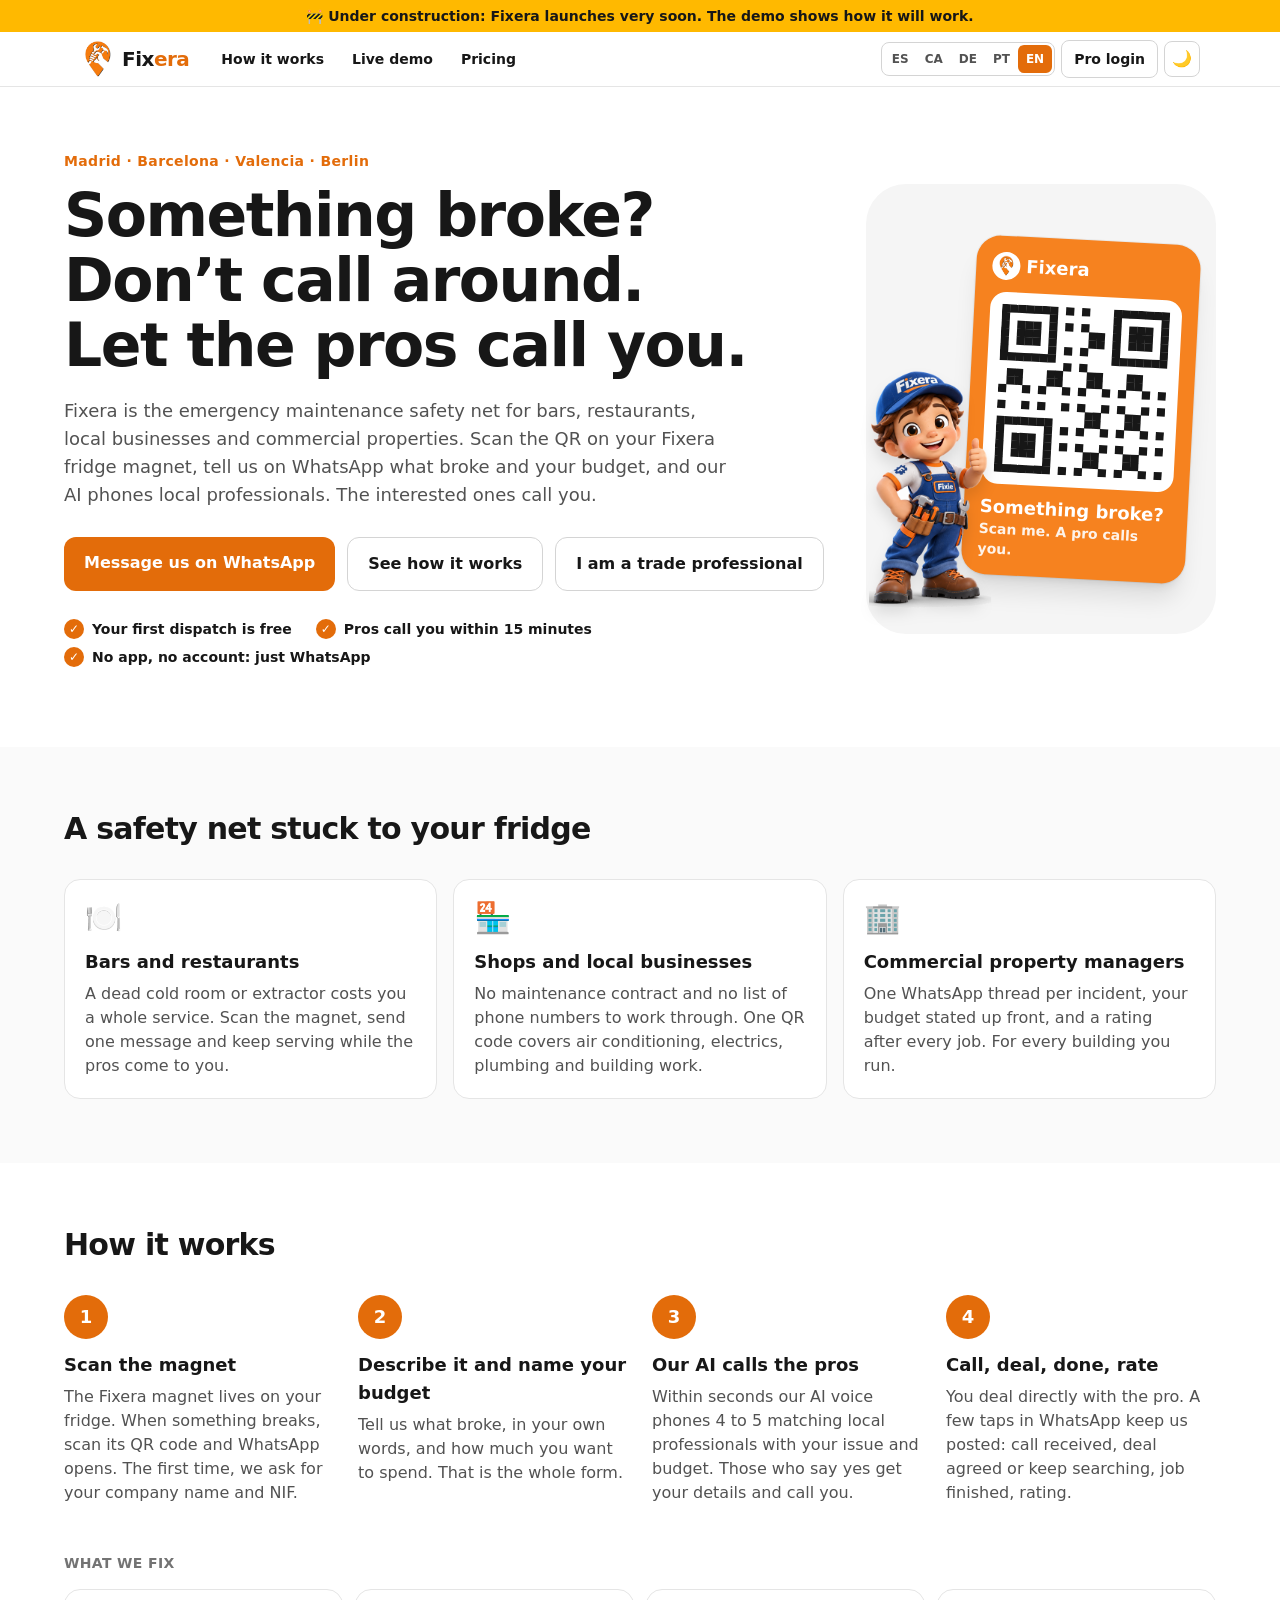
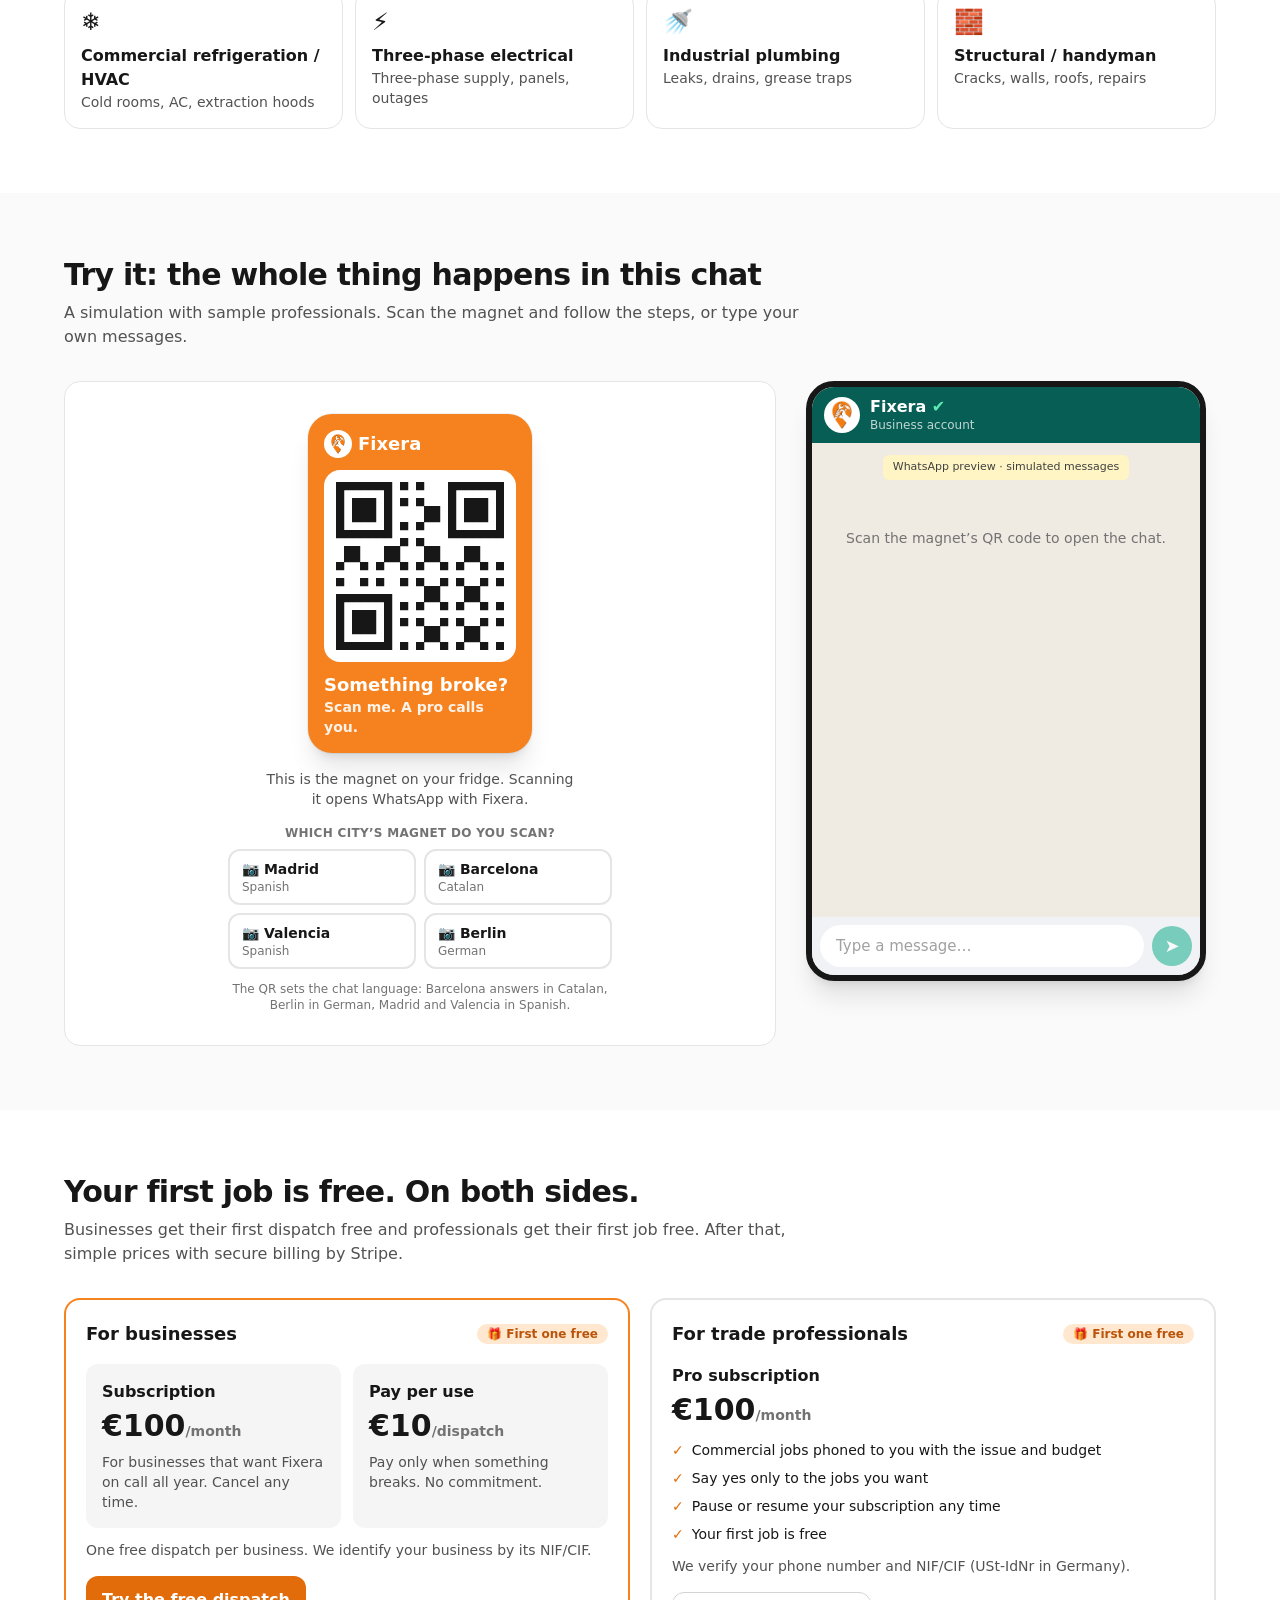
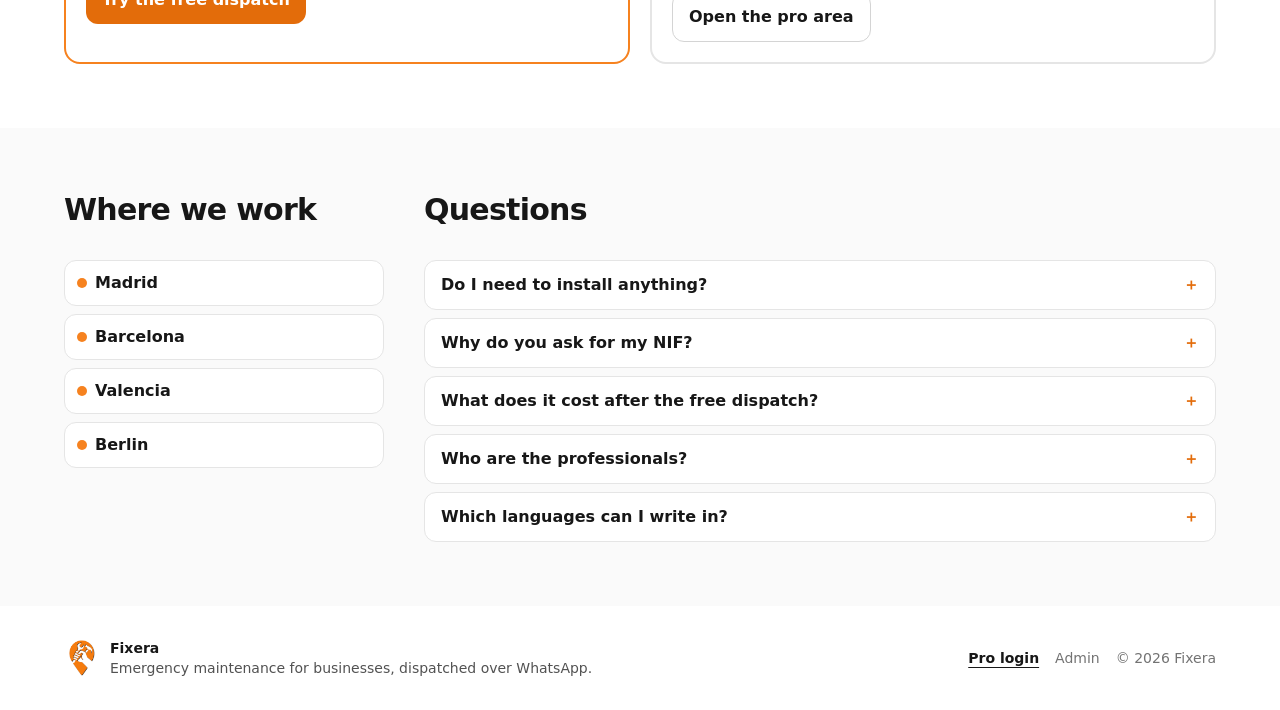
<file: index.html>
<!doctype html>
<html lang="es">
  <head>
    <meta charset="UTF-8" />
    <meta name="viewport" content="width=device-width, initial-scale=1, viewport-fit=cover" />
    <meta name="theme-color" content="#f6821f" />
    <meta name="description" content="Fixera: la red de mantenimiento urgente para bares, restaurantes, pymes y gestores de inmuebles. Escanea el imán, escribe por WhatsApp y los profesionales te llaman a ti." />
    <link rel="icon" type="image/png" href="/favicon.png" />
    <title>Fixera</title>
    <script>
      try {
        var t = localStorage.getItem('fixera-theme')
        if (t === 'dark' || (!t && matchMedia('(prefers-color-scheme: dark)').matches)) document.documentElement.classList.add('dark')
      } catch (e) {}
    </script>
    <script type="module" crossorigin src="/assets/index-Ctf4cVBn.js"></script>
    <link rel="stylesheet" crossorigin href="/assets/index-2FVDpqJ1.css">
  </head>
  <body>
    <div id="root"></div>
  </body>
</html>
</file>
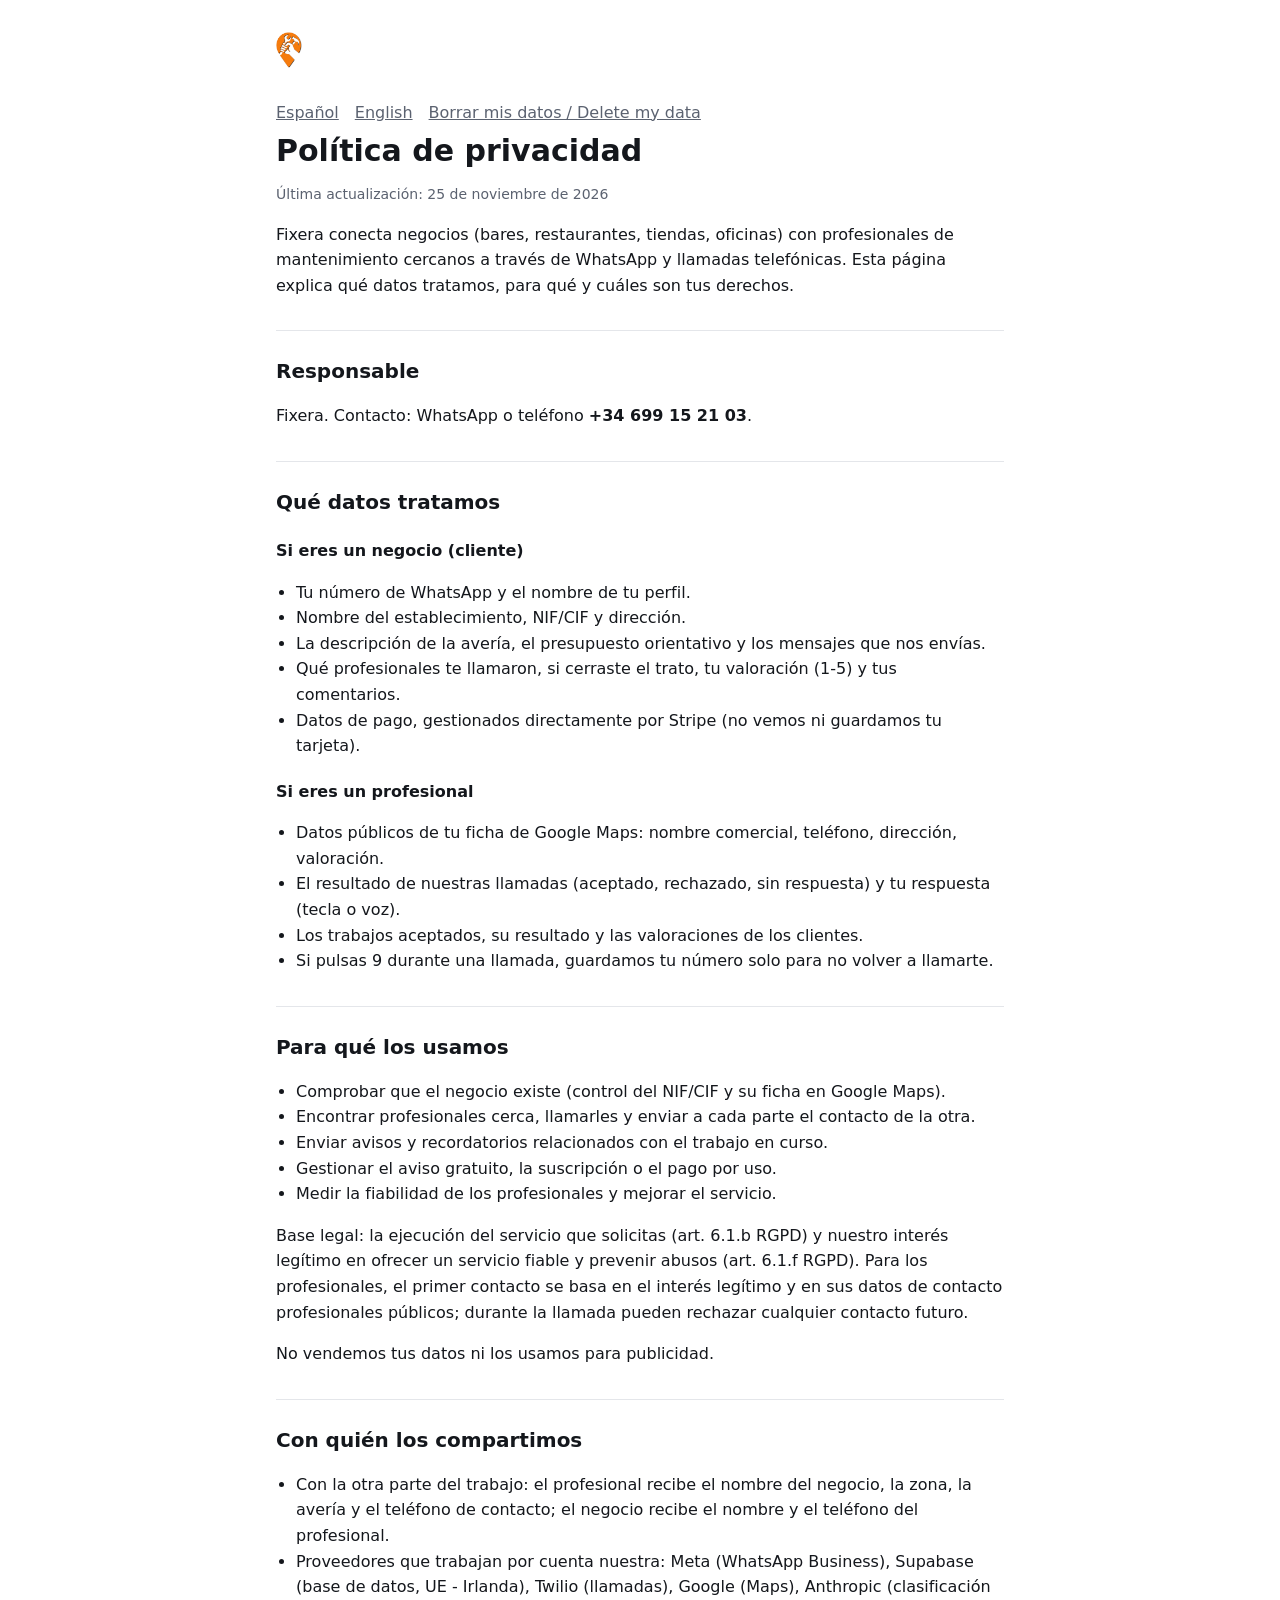
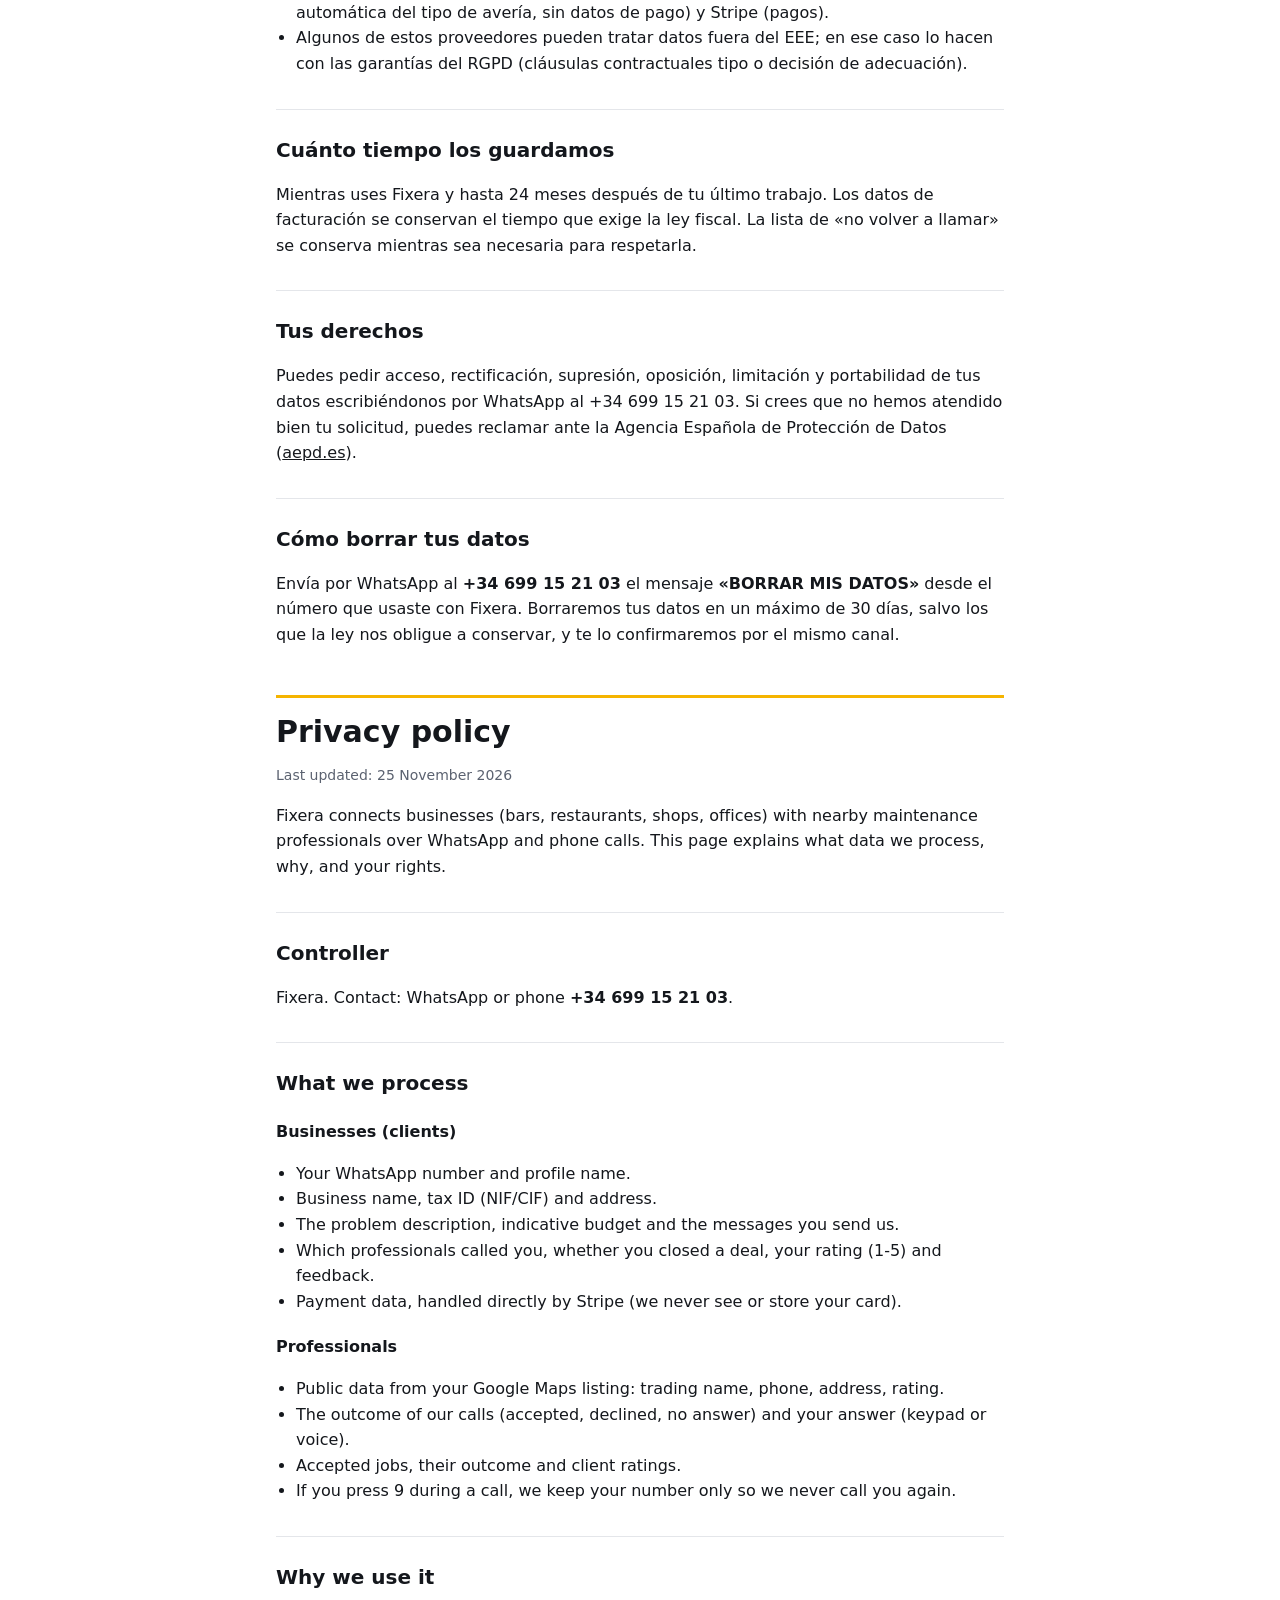
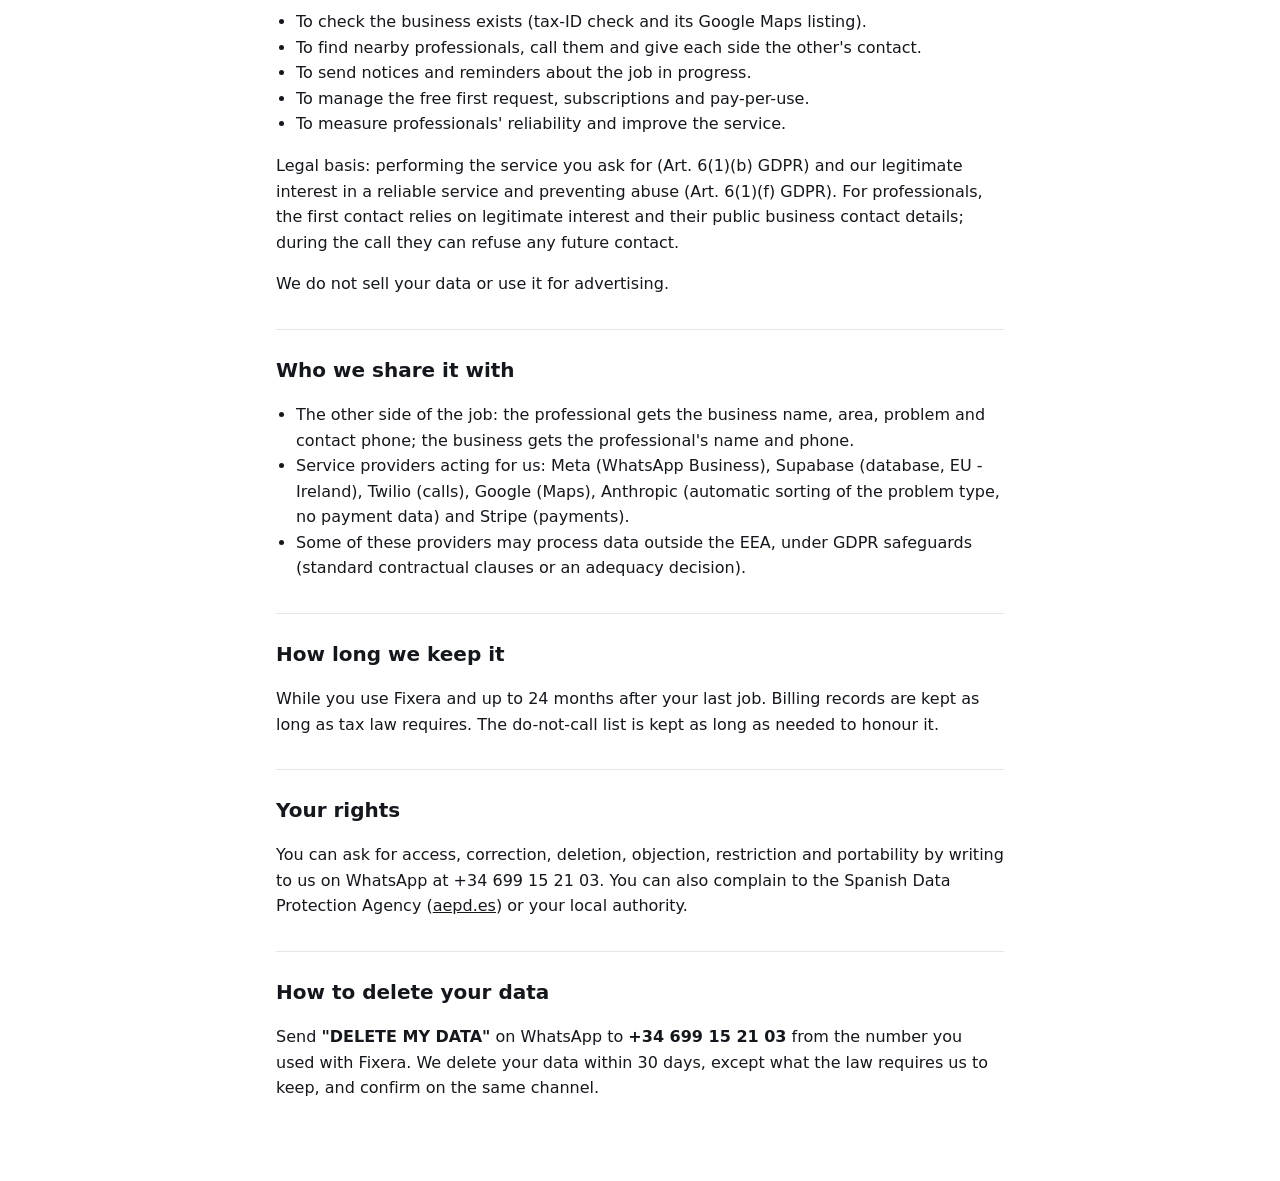
<file: privacy.html>
<!doctype html>
<html lang="es">
<head>
<meta charset="utf-8">
<meta name="viewport" content="width=device-width, initial-scale=1">
<title>Privacidad · Fixera</title>
<link rel="icon" href="/favicon.png">
<style>
  :root { --ink:#14171c; --muted:#5b6270; --line:#e4e6ea; --bg:#ffffff; --accent:#f5b400; }
  @media (prefers-color-scheme: dark) { :root { --ink:#eceef2; --muted:#a3a9b5; --line:#2a2f38; --bg:#0f1216; } }
  * { box-sizing: border-box; }
  body { margin:0; background:var(--bg); color:var(--ink); font:16px/1.6 system-ui,-apple-system,"Segoe UI",Roboto,sans-serif; }
  main { max-width:760px; margin:0 auto; padding:32px 16px 64px; }
  header { display:flex; align-items:center; gap:12px; margin-bottom:24px; }
  header img { height:36px; }
  nav a { color:var(--muted); margin-right:16px; }
  h1 { font-size:30px; line-height:1.2; margin:8px 0 4px; }
  h2 { font-size:20px; margin:32px 0 8px; border-top:1px solid var(--line); padding-top:24px; }
  h3 { font-size:16px; margin:20px 0 4px; }
  p, li { color:var(--ink); }
  .muted { color:var(--muted); font-size:14px; }
  ul { padding-left:20px; }
  a { color:inherit; }
  .lang { margin-top:48px; border-top:3px solid var(--accent); padding-top:8px; }
</style>
</head>
<body>
<main>
  <header><a href="/"><img src="/logo.png" alt="Fixera"></a></header>
  <nav><a href="#es">Español</a><a href="#en">English</a><a href="#borrar">Borrar mis datos / Delete my data</a></nav>

  <section id="es">
    <h1>Política de privacidad</h1>
    <p class="muted">Última actualización: 25 de noviembre de 2026</p>

    <p>Fixera conecta negocios (bares, restaurantes, tiendas, oficinas) con profesionales de mantenimiento cercanos a través de WhatsApp y llamadas telefónicas. Esta página explica qué datos tratamos, para qué y cuáles son tus derechos.</p>

    <h2>Responsable</h2>
    <p>Fixera. Contacto: WhatsApp o teléfono <strong>+34 699 15 21 03</strong>.</p>

    <h2>Qué datos tratamos</h2>
    <h3>Si eres un negocio (cliente)</h3>
    <ul>
      <li>Tu número de WhatsApp y el nombre de tu perfil.</li>
      <li>Nombre del establecimiento, NIF/CIF y dirección.</li>
      <li>La descripción de la avería, el presupuesto orientativo y los mensajes que nos envías.</li>
      <li>Qué profesionales te llamaron, si cerraste el trato, tu valoración (1-5) y tus comentarios.</li>
      <li>Datos de pago, gestionados directamente por Stripe (no vemos ni guardamos tu tarjeta).</li>
    </ul>
    <h3>Si eres un profesional</h3>
    <ul>
      <li>Datos públicos de tu ficha de Google Maps: nombre comercial, teléfono, dirección, valoración.</li>
      <li>El resultado de nuestras llamadas (aceptado, rechazado, sin respuesta) y tu respuesta (tecla o voz).</li>
      <li>Los trabajos aceptados, su resultado y las valoraciones de los clientes.</li>
      <li>Si pulsas 9 durante una llamada, guardamos tu número solo para no volver a llamarte.</li>
    </ul>

    <h2>Para qué los usamos</h2>
    <ul>
      <li>Comprobar que el negocio existe (control del NIF/CIF y su ficha en Google Maps).</li>
      <li>Encontrar profesionales cerca, llamarles y enviar a cada parte el contacto de la otra.</li>
      <li>Enviar avisos y recordatorios relacionados con el trabajo en curso.</li>
      <li>Gestionar el aviso gratuito, la suscripción o el pago por uso.</li>
      <li>Medir la fiabilidad de los profesionales y mejorar el servicio.</li>
    </ul>
    <p>Base legal: la ejecución del servicio que solicitas (art. 6.1.b RGPD) y nuestro interés legítimo en ofrecer un servicio fiable y prevenir abusos (art. 6.1.f RGPD). Para los profesionales, el primer contacto se basa en el interés legítimo y en sus datos de contacto profesionales públicos; durante la llamada pueden rechazar cualquier contacto futuro.</p>
    <p>No vendemos tus datos ni los usamos para publicidad.</p>

    <h2>Con quién los compartimos</h2>
    <ul>
      <li>Con la otra parte del trabajo: el profesional recibe el nombre del negocio, la zona, la avería y el teléfono de contacto; el negocio recibe el nombre y el teléfono del profesional.</li>
      <li>Proveedores que trabajan por cuenta nuestra: Meta (WhatsApp Business), Supabase (base de datos, UE - Irlanda), Twilio (llamadas), Google (Maps), Anthropic (clasificación automática del tipo de avería, sin datos de pago) y Stripe (pagos).</li>
      <li>Algunos de estos proveedores pueden tratar datos fuera del EEE; en ese caso lo hacen con las garantías del RGPD (cláusulas contractuales tipo o decisión de adecuación).</li>
    </ul>

    <h2>Cuánto tiempo los guardamos</h2>
    <p>Mientras uses Fixera y hasta 24 meses después de tu último trabajo. Los datos de facturación se conservan el tiempo que exige la ley fiscal. La lista de «no volver a llamar» se conserva mientras sea necesaria para respetarla.</p>

    <h2>Tus derechos</h2>
    <p>Puedes pedir acceso, rectificación, supresión, oposición, limitación y portabilidad de tus datos escribiéndonos por WhatsApp al +34 699 15 21 03. Si crees que no hemos atendido bien tu solicitud, puedes reclamar ante la Agencia Española de Protección de Datos (<a href="https://www.aepd.es">aepd.es</a>).</p>

    <h2 id="borrar">Cómo borrar tus datos</h2>
    <p>Envía por WhatsApp al <strong>+34 699 15 21 03</strong> el mensaje <strong>«BORRAR MIS DATOS»</strong> desde el número que usaste con Fixera. Borraremos tus datos en un máximo de 30 días, salvo los que la ley nos obligue a conservar, y te lo confirmaremos por el mismo canal.</p>
  </section>

  <section id="en" class="lang">
    <h1>Privacy policy</h1>
    <p class="muted">Last updated: 25 November 2026</p>

    <p>Fixera connects businesses (bars, restaurants, shops, offices) with nearby maintenance professionals over WhatsApp and phone calls. This page explains what data we process, why, and your rights.</p>

    <h2>Controller</h2>
    <p>Fixera. Contact: WhatsApp or phone <strong>+34 699 15 21 03</strong>.</p>

    <h2>What we process</h2>
    <h3>Businesses (clients)</h3>
    <ul>
      <li>Your WhatsApp number and profile name.</li>
      <li>Business name, tax ID (NIF/CIF) and address.</li>
      <li>The problem description, indicative budget and the messages you send us.</li>
      <li>Which professionals called you, whether you closed a deal, your rating (1-5) and feedback.</li>
      <li>Payment data, handled directly by Stripe (we never see or store your card).</li>
    </ul>
    <h3>Professionals</h3>
    <ul>
      <li>Public data from your Google Maps listing: trading name, phone, address, rating.</li>
      <li>The outcome of our calls (accepted, declined, no answer) and your answer (keypad or voice).</li>
      <li>Accepted jobs, their outcome and client ratings.</li>
      <li>If you press 9 during a call, we keep your number only so we never call you again.</li>
    </ul>

    <h2>Why we use it</h2>
    <ul>
      <li>To check the business exists (tax-ID check and its Google Maps listing).</li>
      <li>To find nearby professionals, call them and give each side the other's contact.</li>
      <li>To send notices and reminders about the job in progress.</li>
      <li>To manage the free first request, subscriptions and pay-per-use.</li>
      <li>To measure professionals' reliability and improve the service.</li>
    </ul>
    <p>Legal basis: performing the service you ask for (Art. 6(1)(b) GDPR) and our legitimate interest in a reliable service and preventing abuse (Art. 6(1)(f) GDPR). For professionals, the first contact relies on legitimate interest and their public business contact details; during the call they can refuse any future contact.</p>
    <p>We do not sell your data or use it for advertising.</p>

    <h2>Who we share it with</h2>
    <ul>
      <li>The other side of the job: the professional gets the business name, area, problem and contact phone; the business gets the professional's name and phone.</li>
      <li>Service providers acting for us: Meta (WhatsApp Business), Supabase (database, EU - Ireland), Twilio (calls), Google (Maps), Anthropic (automatic sorting of the problem type, no payment data) and Stripe (payments).</li>
      <li>Some of these providers may process data outside the EEA, under GDPR safeguards (standard contractual clauses or an adequacy decision).</li>
    </ul>

    <h2>How long we keep it</h2>
    <p>While you use Fixera and up to 24 months after your last job. Billing records are kept as long as tax law requires. The do-not-call list is kept as long as needed to honour it.</p>

    <h2>Your rights</h2>
    <p>You can ask for access, correction, deletion, objection, restriction and portability by writing to us on WhatsApp at +34 699 15 21 03. You can also complain to the Spanish Data Protection Agency (<a href="https://www.aepd.es">aepd.es</a>) or your local authority.</p>

    <h2 id="delete">How to delete your data</h2>
    <p>Send <strong>"DELETE MY DATA"</strong> on WhatsApp to <strong>+34 699 15 21 03</strong> from the number you used with Fixera. We delete your data within 30 days, except what the law requires us to keep, and confirm on the same channel.</p>
  </section>
</main>
</body>
</html>
</file>
<file: assets/index-2FVDpqJ1.css>
/*! tailwindcss v4.3.5 | MIT License | https://tailwindcss.com */@layer properties{@supports (((-webkit-hyphens:none)) and (not (margin-trim:block))) or ((-moz-orient:inline) and (not (color:rgb(from red r g b)))){*,:before,:after,::backdrop{--tw-translate-x:0;--tw-translate-y:0;--tw-translate-z:0;--tw-space-y-reverse:0;--tw-divide-y-reverse:0;--tw-border-style:solid;--tw-leading:initial;--tw-font-weight:initial;--tw-tracking:initial;--tw-shadow:0 0 #0000;--tw-shadow-color:initial;--tw-shadow-alpha:100%;--tw-inset-shadow:0 0 #0000;--tw-inset-shadow-color:initial;--tw-inset-shadow-alpha:100%;--tw-ring-color:initial;--tw-ring-shadow:0 0 #0000;--tw-inset-ring-color:initial;--tw-inset-ring-shadow:0 0 #0000;--tw-ring-inset:initial;--tw-ring-offset-width:0px;--tw-ring-offset-color:#fff;--tw-ring-offset-shadow:0 0 #0000;--tw-blur:initial;--tw-brightness:initial;--tw-contrast:initial;--tw-grayscale:initial;--tw-hue-rotate:initial;--tw-invert:initial;--tw-opacity:initial;--tw-saturate:initial;--tw-sepia:initial;--tw-drop-shadow:initial;--tw-drop-shadow-color:initial;--tw-drop-shadow-alpha:100%;--tw-drop-shadow-size:initial;--tw-backdrop-blur:initial;--tw-backdrop-brightness:initial;--tw-backdrop-contrast:initial;--tw-backdrop-grayscale:initial;--tw-backdrop-hue-rotate:initial;--tw-backdrop-invert:initial;--tw-backdrop-opacity:initial;--tw-backdrop-saturate:initial;--tw-backdrop-sepia:initial}}}@layer theme{:root,:host{--font-sans:"Inter", ui-sans-serif, system-ui, -apple-system, "Segoe UI", Roboto, sans-serif;--font-mono:ui-monospace, SFMono-Regular, Menlo, Monaco, Consolas, "Liberation Mono", "Courier New", monospace;--color-red-50:oklch(97.1% .013 17.38);--color-red-100:oklch(93.6% .032 17.717);--color-red-300:oklch(80.8% .114 19.571);--color-red-400:oklch(70.4% .191 22.216);--color-red-600:oklch(57.7% .245 27.325);--color-red-700:oklch(50.5% .213 27.518);--color-red-800:oklch(44.4% .177 26.899);--color-red-900:oklch(39.6% .141 25.723);--color-red-950:oklch(25.8% .092 26.042);--color-amber-50:oklch(98.7% .022 95.277);--color-amber-100:oklch(96.2% .059 95.617);--color-amber-200:oklch(92.4% .12 95.746);--color-amber-300:oklch(87.9% .169 91.605);--color-amber-400:oklch(82.8% .189 84.429);--color-amber-500:oklch(76.9% .188 70.08);--color-amber-800:oklch(47.3% .137 46.201);--color-amber-900:oklch(41.4% .112 45.904);--color-amber-950:oklch(27.9% .077 45.635);--color-emerald-50:oklch(97.9% .021 166.113);--color-emerald-100:oklch(95% .052 163.051);--color-emerald-300:oklch(84.5% .143 164.978);--color-emerald-600:oklch(59.6% .145 163.225);--color-emerald-700:oklch(50.8% .118 165.612);--color-emerald-800:oklch(43.2% .095 166.913);--color-emerald-900:oklch(37.8% .077 168.94);--color-emerald-950:oklch(26.2% .051 172.552);--color-sky-100:oklch(95.1% .026 236.824);--color-sky-300:oklch(82.8% .111 230.318);--color-sky-400:oklch(74.6% .16 232.661);--color-sky-500:oklch(68.5% .169 237.323);--color-sky-600:oklch(58.8% .158 241.966);--color-sky-800:oklch(44.3% .11 240.79);--color-sky-950:oklch(29.3% .066 243.157);--color-violet-100:oklch(94.3% .029 294.588);--color-violet-300:oklch(81.1% .111 293.571);--color-violet-800:oklch(43.2% .232 292.759);--color-violet-950:oklch(28.3% .141 291.089);--color-neutral-50:oklch(98.5% 0 none);--color-neutral-100:oklch(97% 0 none);--color-neutral-200:oklch(92.2% 0 none);--color-neutral-300:oklch(87% 0 none);--color-neutral-400:oklch(70.8% 0 none);--color-neutral-500:oklch(55.6% 0 none);--color-neutral-600:oklch(43.9% 0 none);--color-neutral-700:oklch(37.1% 0 none);--color-neutral-800:oklch(26.9% 0 none);--color-neutral-900:oklch(20.5% 0 none);--color-neutral-950:oklch(14.5% 0 none);--color-black:#000;--color-white:#fff;--spacing:.25rem;--container-xs:20rem;--container-sm:24rem;--container-md:28rem;--container-2xl:42rem;--container-3xl:48rem;--container-6xl:72rem;--text-xs:.75rem;--text-xs--line-height:calc(1 / .75);--text-sm:.875rem;--text-sm--line-height:calc(1.25 / .875);--text-base:1rem;--text-base--line-height: 1.5 ;--text-lg:1.125rem;--text-lg--line-height:calc(1.75 / 1.125);--text-xl:1.25rem;--text-xl--line-height:calc(1.75 / 1.25);--text-2xl:1.5rem;--text-2xl--line-height:calc(2 / 1.5);--text-3xl:1.875rem;--text-3xl--line-height: 1.2 ;--text-4xl:2.25rem;--text-4xl--line-height:calc(2.5 / 2.25);--text-5xl:3rem;--text-5xl--line-height:1;--text-6xl:3.75rem;--text-6xl--line-height:1;--font-weight-medium:500;--font-weight-semibold:600;--font-weight-bold:700;--font-weight-extrabold:800;--tracking-tight:-.025em;--tracking-wide:.025em;--tracking-widest:.1em;--leading-tight:1.25;--leading-snug:1.375;--radius-md:.375rem;--radius-lg:.5rem;--radius-xl:.75rem;--radius-2xl:1rem;--radius-3xl:1.5rem;--drop-shadow-xl:0 9px 7px #0000001a;--animate-pulse:pulse 2s cubic-bezier(.4, 0, .6, 1) infinite;--default-transition-duration:.15s;--default-transition-timing-function:cubic-bezier(.4, 0, .2, 1);--default-font-family:var(--font-sans);--default-mono-font-family:var(--font-mono);--color-brand-50:#fff6ec;--color-brand-100:#ffe8cf;--color-brand-200:#ffd0a0;--color-brand-300:#ffb366;--color-brand-400:#fb9a3c;--color-brand-500:#f6821f;--color-brand-600:#e36c0a;--color-brand-700:#b9540a;--color-brand-900:#5c2a06}}@layer base{*,:after,:before,::backdrop{box-sizing:border-box;border:0 solid;margin:0;padding:0}::file-selector-button{box-sizing:border-box;border:0 solid;margin:0;padding:0}html,:host{-webkit-text-size-adjust:100%;-moz-tab-size:4;tab-size:4;line-height:1.5;font-family:var(--default-font-family,-apple-system, BlinkMacSystemFont, "Segoe UI", Roboto, "Helvetica Neue", "Noto Sans", Arial, sans-serif, "Apple Color Emoji", "Segoe UI Emoji", "Segoe UI Symbol", "Noto Color Emoji");font-feature-settings:var(--default-font-feature-settings,normal);font-variation-settings:var(--default-font-variation-settings,normal);-webkit-tap-highlight-color:transparent}hr{height:0;color:inherit;border-top-width:1px}abbr:where([title]){-webkit-text-decoration:underline dotted;text-decoration:underline dotted}h1,h2,h3,h4,h5,h6{font-size:inherit;font-weight:inherit}a{color:inherit;-webkit-text-decoration:inherit;text-decoration:inherit}b,strong{font-weight:bolder}code,kbd,samp,pre{font-family:var(--default-mono-font-family,ui-monospace, SFMono-Regular, Menlo, Monaco, Consolas, "Liberation Mono", "Courier New", monospace);font-feature-settings:var(--default-mono-font-feature-settings,normal);font-variation-settings:var(--default-mono-font-variation-settings,normal);font-size:1em}small{font-size:80%}sub,sup{vertical-align:baseline;font-size:75%;line-height:0;position:relative}sub{bottom:-.25em}sup{top:-.5em}table{text-indent:0;border-color:inherit;border-collapse:collapse}:-moz-focusring:where(:not(iframe)){outline:auto}progress{vertical-align:baseline}summary{display:list-item}ol,ul,menu{list-style:none}img,svg,video,canvas,audio,iframe,embed,object{vertical-align:middle;display:block}img,video{max-width:100%;height:auto}button,input,select,optgroup,textarea{font:inherit;font-feature-settings:inherit;font-variation-settings:inherit;letter-spacing:inherit;color:inherit;opacity:1;background-color:#0000;border-radius:0}::file-selector-button{font:inherit;font-feature-settings:inherit;font-variation-settings:inherit;letter-spacing:inherit;color:inherit;opacity:1;background-color:#0000;border-radius:0}:where(select:is([multiple],[size])) optgroup{font-weight:bolder}:where(select:is([multiple],[size])) optgroup option{padding-inline-start:20px}::file-selector-button{margin-inline-end:4px}::placeholder{opacity:1}@supports (not ((-webkit-appearance:-apple-pay-button))) or (contain-intrinsic-size:1px){::placeholder{color:currentColor}@supports (color:color-mix(in lab,red,red)){::placeholder{color:color-mix(in oklab,currentcolor 50%,transparent)}}}textarea{resize:vertical}::-webkit-search-decoration{-webkit-appearance:none}::-webkit-date-and-time-value{min-height:1lh;text-align:inherit}::-webkit-datetime-edit{display:inline-flex}::-webkit-datetime-edit-fields-wrapper{padding:0}::-webkit-datetime-edit{padding-block:0}::-webkit-datetime-edit-year-field{padding-block:0}::-webkit-datetime-edit-month-field{padding-block:0}::-webkit-datetime-edit-day-field{padding-block:0}::-webkit-datetime-edit-hour-field{padding-block:0}::-webkit-datetime-edit-minute-field{padding-block:0}::-webkit-datetime-edit-second-field{padding-block:0}::-webkit-datetime-edit-millisecond-field{padding-block:0}::-webkit-datetime-edit-meridiem-field{padding-block:0}::-webkit-calendar-picker-indicator{line-height:1}:-moz-ui-invalid{box-shadow:none}button,input:where([type=button],[type=reset],[type=submit]){-webkit-appearance:button;-moz-appearance:button;appearance:button}::file-selector-button{-webkit-appearance:button;-moz-appearance:button;appearance:button}::-webkit-inner-spin-button{height:auto}::-webkit-outer-spin-button{height:auto}[hidden]:where(:not([hidden=until-found])){display:none!important}}@layer components;@layer utilities{.pointer-events-none{pointer-events:none}.absolute{position:absolute}.fixed{position:fixed}.relative{position:relative}.static{position:static}.sticky{position:sticky}.top-0{top:0}.top-1{top:var(--spacing)}.top-4{top:calc(var(--spacing) * 4)}.right-1\/2{right:50%}.-bottom-8{bottom:calc(var(--spacing) * -8)}.-left-5{left:calc(var(--spacing) * -5)}.left-1{left:var(--spacing)}.z-10{z-index:10}.z-40{z-index:40}.mx-auto{margin-inline:auto}.mt-0\.5{margin-top:calc(var(--spacing) * .5)}.mt-1{margin-top:var(--spacing)}.mt-1\.5{margin-top:calc(var(--spacing) * 1.5)}.mt-2{margin-top:calc(var(--spacing) * 2)}.mt-3{margin-top:calc(var(--spacing) * 3)}.mt-4{margin-top:calc(var(--spacing) * 4)}.mt-5{margin-top:calc(var(--spacing) * 5)}.mt-6{margin-top:calc(var(--spacing) * 6)}.mt-7{margin-top:calc(var(--spacing) * 7)}.mt-12{margin-top:calc(var(--spacing) * 12)}.mr-1\.5{margin-right:calc(var(--spacing) * 1.5)}.mb-1{margin-bottom:var(--spacing)}.mb-2{margin-bottom:calc(var(--spacing) * 2)}.mb-3{margin-bottom:calc(var(--spacing) * 3)}.mb-4{margin-bottom:calc(var(--spacing) * 4)}.mb-8{margin-bottom:calc(var(--spacing) * 8)}.ml-1{margin-left:var(--spacing)}.ml-3{margin-left:calc(var(--spacing) * 3)}.ml-auto{margin-left:auto}.block{display:block}.flex{display:flex}.grid{display:grid}.hidden{display:none}.inline-block{display:inline-block}.inline-flex{display:inline-flex}.h-1{height:var(--spacing)}.h-2\.5{height:calc(var(--spacing) * 2.5)}.h-4{height:calc(var(--spacing) * 4)}.h-5{height:calc(var(--spacing) * 5)}.h-6{height:calc(var(--spacing) * 6)}.h-7{height:calc(var(--spacing) * 7)}.h-8{height:calc(var(--spacing) * 8)}.h-9{height:calc(var(--spacing) * 9)}.h-10{height:calc(var(--spacing) * 10)}.h-11{height:calc(var(--spacing) * 11)}.h-12{height:calc(var(--spacing) * 12)}.h-60{height:calc(var(--spacing) * 60)}.h-\[600px\]{height:600px}.max-h-56{max-height:calc(var(--spacing) * 56)}.min-h-dvh{min-height:100dvh}.w-2\.5{width:calc(var(--spacing) * 2.5)}.w-5{width:calc(var(--spacing) * 5)}.w-6{width:calc(var(--spacing) * 6)}.w-7{width:calc(var(--spacing) * 7)}.w-8{width:calc(var(--spacing) * 8)}.w-9{width:calc(var(--spacing) * 9)}.w-10{width:calc(var(--spacing) * 10)}.w-11{width:calc(var(--spacing) * 11)}.w-12{width:calc(var(--spacing) * 12)}.w-14{width:calc(var(--spacing) * 14)}.w-44{width:calc(var(--spacing) * 44)}.w-56{width:calc(var(--spacing) * 56)}.w-\[88\%\]{width:88%}.w-auto{width:auto}.w-fit{width:fit-content}.w-full{width:100%}.max-w-2xl{max-width:var(--container-2xl)}.max-w-3xl{max-width:var(--container-3xl)}.max-w-6xl{max-width:var(--container-6xl)}.max-w-\[88\%\]{max-width:88%}.max-w-\[400px\]{max-width:400px}.max-w-md{max-width:var(--container-md)}.max-w-sm{max-width:var(--container-sm)}.max-w-xs{max-width:var(--container-xs)}.min-w-0{min-width:0}.min-w-\[640px\]{min-width:640px}.flex-1{flex:1}.shrink-0{flex-shrink:0}.basis-44{flex-basis:calc(var(--spacing) * 44)}.basis-48{flex-basis:calc(var(--spacing) * 48)}.translate-x-6{--tw-translate-x:calc(var(--spacing) * 6);translate:var(--tw-translate-x) var(--tw-translate-y)}.-translate-y-1\/2{--tw-translate-y: -50% ;translate:var(--tw-translate-x) var(--tw-translate-y)}.rotate-3{rotate:3deg}.animate-pulse{animation:var(--animate-pulse)}.cursor-pointer{cursor:pointer}.scroll-mt-16{scroll-margin-top:calc(var(--spacing) * 16)}.list-none{list-style-type:none}.grid-cols-1{grid-template-columns:repeat(1,minmax(0,1fr))}.grid-cols-2{grid-template-columns:repeat(2,minmax(0,1fr))}.grid-cols-5{grid-template-columns:repeat(5,minmax(0,1fr))}.flex-col{flex-direction:column}.flex-wrap{flex-wrap:wrap}.items-baseline{align-items:baseline}.items-center{align-items:center}.items-end{align-items:flex-end}.items-start{align-items:flex-start}.justify-between{justify-content:space-between}.justify-center{justify-content:center}.gap-1{gap:var(--spacing)}.gap-1\.5{gap:calc(var(--spacing) * 1.5)}.gap-2{gap:calc(var(--spacing) * 2)}.gap-2\.5{gap:calc(var(--spacing) * 2.5)}.gap-3{gap:calc(var(--spacing) * 3)}.gap-4{gap:calc(var(--spacing) * 4)}.gap-5{gap:calc(var(--spacing) * 5)}.gap-6{gap:calc(var(--spacing) * 6)}.gap-10{gap:calc(var(--spacing) * 10)}:where(.space-y-0\.5>:not(:last-child)){--tw-space-y-reverse:0;margin-block-start:calc(calc(var(--spacing) * .5) * var(--tw-space-y-reverse));margin-block-end:calc(calc(var(--spacing) * .5) * calc(1 - var(--tw-space-y-reverse)))}:where(.space-y-1>:not(:last-child)){--tw-space-y-reverse:0;margin-block-start:calc(var(--spacing) * var(--tw-space-y-reverse));margin-block-end:calc(var(--spacing) * calc(1 - var(--tw-space-y-reverse)))}:where(.space-y-1\.5>:not(:last-child)){--tw-space-y-reverse:0;margin-block-start:calc(calc(var(--spacing) * 1.5) * var(--tw-space-y-reverse));margin-block-end:calc(calc(var(--spacing) * 1.5) * calc(1 - var(--tw-space-y-reverse)))}:where(.space-y-2>:not(:last-child)){--tw-space-y-reverse:0;margin-block-start:calc(calc(var(--spacing) * 2) * var(--tw-space-y-reverse));margin-block-end:calc(calc(var(--spacing) * 2) * calc(1 - var(--tw-space-y-reverse)))}:where(.space-y-3>:not(:last-child)){--tw-space-y-reverse:0;margin-block-start:calc(calc(var(--spacing) * 3) * var(--tw-space-y-reverse));margin-block-end:calc(calc(var(--spacing) * 3) * calc(1 - var(--tw-space-y-reverse)))}:where(.space-y-4>:not(:last-child)){--tw-space-y-reverse:0;margin-block-start:calc(calc(var(--spacing) * 4) * var(--tw-space-y-reverse));margin-block-end:calc(calc(var(--spacing) * 4) * calc(1 - var(--tw-space-y-reverse)))}:where(.space-y-5>:not(:last-child)){--tw-space-y-reverse:0;margin-block-start:calc(calc(var(--spacing) * 5) * var(--tw-space-y-reverse));margin-block-end:calc(calc(var(--spacing) * 5) * calc(1 - var(--tw-space-y-reverse)))}.gap-x-2{column-gap:calc(var(--spacing) * 2)}.gap-x-3{column-gap:calc(var(--spacing) * 3)}.gap-x-4{column-gap:calc(var(--spacing) * 4)}.gap-x-6{column-gap:calc(var(--spacing) * 6)}.gap-y-1{row-gap:var(--spacing)}.gap-y-2{row-gap:calc(var(--spacing) * 2)}:where(.divide-y>:not(:last-child)){--tw-divide-y-reverse:0;border-bottom-style:var(--tw-border-style);border-top-style:var(--tw-border-style);border-top-width:calc(1px * var(--tw-divide-y-reverse));border-bottom-width:calc(1px * calc(1 - var(--tw-divide-y-reverse)))}:where(.divide-neutral-200>:not(:last-child)){border-color:var(--color-neutral-200)}.truncate{text-overflow:ellipsis;white-space:nowrap;overflow:hidden}.overflow-hidden{overflow:hidden}.overflow-x-auto{overflow-x:auto}.overflow-y-auto{overflow-y:auto}.rounded-2xl{border-radius:var(--radius-2xl)}.rounded-3xl{border-radius:var(--radius-3xl)}.rounded-\[28px\]{border-radius:28px}.rounded-\[40px\]{border-radius:40px}.rounded-full{border-radius:2147483647px}.rounded-lg{border-radius:var(--radius-lg)}.rounded-md{border-radius:var(--radius-md)}.rounded-xl{border-radius:var(--radius-xl)}.rounded-tl-none{border-top-left-radius:0}.rounded-tr-none{border-top-right-radius:0}.rounded-bl-none{border-bottom-left-radius:0}.border{border-style:var(--tw-border-style);border-width:1px}.border-2{border-style:var(--tw-border-style);border-width:2px}.border-\[6px\]{border-style:var(--tw-border-style);border-width:6px}.border-t{border-top-style:var(--tw-border-style);border-top-width:1px}.border-b{border-bottom-style:var(--tw-border-style);border-bottom-width:1px}.border-dashed{--tw-border-style:dashed;border-style:dashed}.border-amber-300{border-color:var(--color-amber-300)}.border-brand-400{border-color:var(--color-brand-400)}.border-brand-500{border-color:var(--color-brand-500)}.border-emerald-300{border-color:var(--color-emerald-300)}.border-neutral-200{border-color:var(--color-neutral-200)}.border-neutral-300{border-color:var(--color-neutral-300)}.border-neutral-900{border-color:var(--color-neutral-900)}.border-red-300{border-color:var(--color-red-300)}.bg-\[\#00a884\]{background-color:#00a884}.bg-\[\#075e54\]{background-color:#075e54}.bg-\[\#d9fdd3\]{background-color:#d9fdd3}.bg-\[\#efeae2\]{background-color:#efeae2}.bg-\[\#f0f2f5\]{background-color:#f0f2f5}.bg-\[\#fff5c4\]{background-color:#fff5c4}.bg-amber-50{background-color:var(--color-amber-50)}.bg-amber-100{background-color:var(--color-amber-100)}.bg-amber-400{background-color:var(--color-amber-400)}.bg-brand-50{background-color:var(--color-brand-50)}.bg-brand-100{background-color:var(--color-brand-100)}.bg-brand-500{background-color:var(--color-brand-500)}.bg-brand-600{background-color:var(--color-brand-600)}.bg-emerald-50{background-color:var(--color-emerald-50)}.bg-emerald-100{background-color:var(--color-emerald-100)}.bg-emerald-600{background-color:var(--color-emerald-600)}.bg-neutral-50{background-color:var(--color-neutral-50)}.bg-neutral-100{background-color:var(--color-neutral-100)}.bg-neutral-200{background-color:var(--color-neutral-200)}.bg-neutral-300{background-color:var(--color-neutral-300)}.bg-red-100{background-color:var(--color-red-100)}.bg-sky-100{background-color:var(--color-sky-100)}.bg-violet-100{background-color:var(--color-violet-100)}.bg-white{background-color:var(--color-white)}.bg-white\/95{background-color:#fffffff2}@supports (color:color-mix(in lab,red,red)){.bg-white\/95{background-color:color-mix(in oklab,var(--color-white) 95%,transparent)}}.object-contain{object-fit:contain}.p-0\.5{padding:calc(var(--spacing) * .5)}.p-2{padding:calc(var(--spacing) * 2)}.p-2\.5{padding:calc(var(--spacing) * 2.5)}.p-3{padding:calc(var(--spacing) * 3)}.p-4{padding:calc(var(--spacing) * 4)}.p-5{padding:calc(var(--spacing) * 5)}.px-0\.5{padding-inline:calc(var(--spacing) * .5)}.px-1\.5{padding-inline:calc(var(--spacing) * 1.5)}.px-2{padding-inline:calc(var(--spacing) * 2)}.px-2\.5{padding-inline:calc(var(--spacing) * 2.5)}.px-3{padding-inline:calc(var(--spacing) * 3)}.px-4{padding-inline:calc(var(--spacing) * 4)}.px-5{padding-inline:calc(var(--spacing) * 5)}.px-6{padding-inline:calc(var(--spacing) * 6)}.py-0\.5{padding-block:calc(var(--spacing) * .5)}.py-1{padding-block:var(--spacing)}.py-1\.5{padding-block:calc(var(--spacing) * 1.5)}.py-2{padding-block:calc(var(--spacing) * 2)}.py-2\.5{padding-block:calc(var(--spacing) * 2.5)}.py-3{padding-block:calc(var(--spacing) * 3)}.py-3\.5{padding-block:calc(var(--spacing) * 3.5)}.py-5{padding-block:calc(var(--spacing) * 5)}.py-8{padding-block:calc(var(--spacing) * 8)}.py-10{padding-block:calc(var(--spacing) * 10)}.py-12{padding-block:calc(var(--spacing) * 12)}.py-16{padding-block:calc(var(--spacing) * 16)}.pt-1\.5{padding-top:calc(var(--spacing) * 1.5)}.pt-3{padding-top:calc(var(--spacing) * 3)}.pt-10{padding-top:calc(var(--spacing) * 10)}.pr-3{padding-right:calc(var(--spacing) * 3)}.pb-1{padding-bottom:var(--spacing)}.pb-2{padding-bottom:calc(var(--spacing) * 2)}.pb-12{padding-bottom:calc(var(--spacing) * 12)}.pl-20{padding-left:calc(var(--spacing) * 20)}.text-center{text-align:center}.text-left{text-align:left}.text-right{text-align:right}.font-mono{font-family:var(--font-mono)}.text-2xl{font-size:var(--text-2xl);line-height:var(--tw-leading,var(--text-2xl--line-height))}.text-3xl{font-size:var(--text-3xl);line-height:var(--tw-leading,var(--text-3xl--line-height))}.text-4xl{font-size:var(--text-4xl);line-height:var(--tw-leading,var(--text-4xl--line-height))}.text-base{font-size:var(--text-base);line-height:var(--tw-leading,var(--text-base--line-height))}.text-lg{font-size:var(--text-lg);line-height:var(--tw-leading,var(--text-lg--line-height))}.text-sm{font-size:var(--text-sm);line-height:var(--tw-leading,var(--text-sm--line-height))}.text-xl{font-size:var(--text-xl);line-height:var(--tw-leading,var(--text-xl--line-height))}.text-xs{font-size:var(--text-xs);line-height:var(--tw-leading,var(--text-xs--line-height))}.text-\[10px\]{font-size:10px}.text-\[11px\]{font-size:11px}.text-\[14px\]{font-size:14px}.text-\[15px\]{font-size:15px}.leading-\[1\.08\]{--tw-leading:1.08;line-height:1.08}.leading-snug{--tw-leading:var(--leading-snug);line-height:var(--leading-snug)}.leading-tight{--tw-leading:var(--leading-tight);line-height:var(--leading-tight)}.font-bold{--tw-font-weight:var(--font-weight-bold);font-weight:var(--font-weight-bold)}.font-extrabold{--tw-font-weight:var(--font-weight-extrabold);font-weight:var(--font-weight-extrabold)}.font-medium{--tw-font-weight:var(--font-weight-medium);font-weight:var(--font-weight-medium)}.font-semibold{--tw-font-weight:var(--font-weight-semibold);font-weight:var(--font-weight-semibold)}.tracking-tight{--tw-tracking:var(--tracking-tight);letter-spacing:var(--tracking-tight)}.tracking-wide{--tw-tracking:var(--tracking-wide);letter-spacing:var(--tracking-wide)}.tracking-widest{--tw-tracking:var(--tracking-widest);letter-spacing:var(--tracking-widest)}.text-balance{text-wrap:balance}.whitespace-nowrap{white-space:nowrap}.whitespace-pre-line{white-space:pre-line}.text-amber-500{color:var(--color-amber-500)}.text-amber-800{color:var(--color-amber-800)}.text-amber-900{color:var(--color-amber-900)}.text-brand-600{color:var(--color-brand-600)}.text-brand-700{color:var(--color-brand-700)}.text-brand-900{color:var(--color-brand-900)}.text-emerald-300{color:var(--color-emerald-300)}.text-emerald-800{color:var(--color-emerald-800)}.text-neutral-400{color:var(--color-neutral-400)}.text-neutral-500{color:var(--color-neutral-500)}.text-neutral-600{color:var(--color-neutral-600)}.text-neutral-700{color:var(--color-neutral-700)}.text-neutral-900{color:var(--color-neutral-900)}.text-red-600{color:var(--color-red-600)}.text-red-700{color:var(--color-red-700)}.text-red-800{color:var(--color-red-800)}.text-sky-500{color:var(--color-sky-500)}.text-sky-600{color:var(--color-sky-600)}.text-sky-800{color:var(--color-sky-800)}.text-violet-800{color:var(--color-violet-800)}.text-white{color:var(--color-white)}.text-white\/75{color:#ffffffbf}@supports (color:color-mix(in lab,red,red)){.text-white\/75{color:color-mix(in oklab,var(--color-white) 75%,transparent)}}.text-white\/90{color:#ffffffe6}@supports (color:color-mix(in lab,red,red)){.text-white\/90{color:color-mix(in oklab,var(--color-white) 90%,transparent)}}.uppercase{text-transform:uppercase}.italic{font-style:italic}.underline{text-decoration-line:underline}.underline-offset-4{text-underline-offset:4px}.shadow,.shadow-sm{--tw-shadow:0 1px 3px 0 var(--tw-shadow-color,#0000001a), 0 1px 2px -1px var(--tw-shadow-color,#0000001a);box-shadow:var(--tw-inset-shadow),var(--tw-inset-ring-shadow),var(--tw-ring-offset-shadow),var(--tw-ring-shadow),var(--tw-shadow)}.shadow-xl{--tw-shadow:0 20px 25px -5px var(--tw-shadow-color,#0000001a), 0 8px 10px -6px var(--tw-shadow-color,#0000001a);box-shadow:var(--tw-inset-shadow),var(--tw-inset-ring-shadow),var(--tw-ring-offset-shadow),var(--tw-ring-shadow),var(--tw-shadow)}.ring,.ring-1{--tw-ring-shadow:var(--tw-ring-inset, ) 0 0 0 calc(1px + var(--tw-ring-offset-width)) var(--tw-ring-color,currentcolor);box-shadow:var(--tw-inset-shadow),var(--tw-inset-ring-shadow),var(--tw-ring-offset-shadow),var(--tw-ring-shadow),var(--tw-shadow)}.ring-4{--tw-ring-shadow:var(--tw-ring-inset, ) 0 0 0 calc(4px + var(--tw-ring-offset-width)) var(--tw-ring-color,currentcolor);box-shadow:var(--tw-inset-shadow),var(--tw-inset-ring-shadow),var(--tw-ring-offset-shadow),var(--tw-ring-shadow),var(--tw-shadow)}.ring-black\/5{--tw-ring-color:#0000000d}@supports (color:color-mix(in lab,red,red)){.ring-black\/5{--tw-ring-color:color-mix(in oklab, var(--color-black) 5%, transparent)}}.ring-brand-500{--tw-ring-color:var(--color-brand-500)}.drop-shadow-xl{--tw-drop-shadow-size:drop-shadow(0 9px 7px var(--tw-drop-shadow-color,#0000001a));--tw-drop-shadow:drop-shadow(var(--drop-shadow-xl));filter:var(--tw-blur, ) var(--tw-brightness, ) var(--tw-contrast, ) var(--tw-grayscale, ) var(--tw-hue-rotate, ) var(--tw-invert, ) var(--tw-saturate, ) var(--tw-sepia, ) var(--tw-drop-shadow, )}.filter{filter:var(--tw-blur, ) var(--tw-brightness, ) var(--tw-contrast, ) var(--tw-grayscale, ) var(--tw-hue-rotate, ) var(--tw-invert, ) var(--tw-saturate, ) var(--tw-sepia, ) var(--tw-drop-shadow, )}.backdrop-blur{--tw-backdrop-blur:blur(8px);-webkit-backdrop-filter:var(--tw-backdrop-blur, ) var(--tw-backdrop-brightness, ) var(--tw-backdrop-contrast, ) var(--tw-backdrop-grayscale, ) var(--tw-backdrop-hue-rotate, ) var(--tw-backdrop-invert, ) var(--tw-backdrop-opacity, ) var(--tw-backdrop-saturate, ) var(--tw-backdrop-sepia, );backdrop-filter:var(--tw-backdrop-blur, ) var(--tw-backdrop-brightness, ) var(--tw-backdrop-contrast, ) var(--tw-backdrop-grayscale, ) var(--tw-backdrop-hue-rotate, ) var(--tw-backdrop-invert, ) var(--tw-backdrop-opacity, ) var(--tw-backdrop-saturate, ) var(--tw-backdrop-sepia, )}.transition-all{transition-property:all;transition-timing-function:var(--tw-ease,var(--default-transition-timing-function));transition-duration:var(--tw-duration,var(--default-transition-duration))}.transition-colors{transition-property:color,background-color,border-color,outline-color,text-decoration-color,fill,stroke,--tw-gradient-from,--tw-gradient-via,--tw-gradient-to;transition-timing-function:var(--tw-ease,var(--default-transition-timing-function));transition-duration:var(--tw-duration,var(--default-transition-duration))}.transition-transform{transition-property:transform,translate,scale,rotate;transition-timing-function:var(--tw-ease,var(--default-transition-timing-function));transition-duration:var(--tw-duration,var(--default-transition-duration))}.outline-none{--tw-outline-style:none;outline-style:none}.select-none{-webkit-user-select:none;user-select:none}:is(:where(.group):is([open],:popover-open,:open) .group-open\:rotate-45){rotate:45deg}.placeholder\:text-neutral-400::placeholder{color:var(--color-neutral-400)}@media(hover:hover){.hover\:scale-\[1\.02\]:hover{scale:1.02}.hover\:rotate-0:hover{rotate:0deg}.hover\:border-brand-500:hover{border-color:var(--color-brand-500)}.hover\:bg-brand-600:hover{background-color:var(--color-brand-600)}.hover\:bg-brand-700:hover{background-color:var(--color-brand-700)}.hover\:bg-emerald-700:hover{background-color:var(--color-emerald-700)}.hover\:bg-neutral-100:hover{background-color:var(--color-neutral-100)}.hover\:bg-red-50:hover{background-color:var(--color-red-50)}.hover\:underline:hover{text-decoration-line:underline}}.focus\:border-brand-500:focus{border-color:var(--color-brand-500)}.focus\:ring-2:focus{--tw-ring-shadow:var(--tw-ring-inset, ) 0 0 0 calc(2px + var(--tw-ring-offset-width)) var(--tw-ring-color,currentcolor);box-shadow:var(--tw-inset-shadow),var(--tw-inset-ring-shadow),var(--tw-ring-offset-shadow),var(--tw-ring-shadow),var(--tw-shadow)}.focus\:ring-brand-200:focus{--tw-ring-color:var(--color-brand-200)}.active\:bg-neutral-100:active{background-color:var(--color-neutral-100)}.disabled\:bg-neutral-300:disabled{background-color:var(--color-neutral-300)}.disabled\:text-neutral-400:disabled{color:var(--color-neutral-400)}.disabled\:opacity-50:disabled{opacity:.5}.disabled\:opacity-60:disabled{opacity:.6}@media(min-width:40rem){.sm\:block{display:block}.sm\:grid-cols-2{grid-template-columns:repeat(2,minmax(0,1fr))}.sm\:flex-row{flex-direction:row}.sm\:flex-wrap{flex-wrap:wrap}.sm\:items-center{align-items:center}.sm\:p-4{padding:calc(var(--spacing) * 4)}.sm\:py-16{padding-block:calc(var(--spacing) * 16)}.sm\:pt-16{padding-top:calc(var(--spacing) * 16)}.sm\:pb-20{padding-bottom:calc(var(--spacing) * 20)}.sm\:text-3xl{font-size:var(--text-3xl);line-height:var(--tw-leading,var(--text-3xl--line-height))}.sm\:text-5xl{font-size:var(--text-5xl);line-height:var(--tw-leading,var(--text-5xl--line-height))}.sm\:text-xs{font-size:var(--text-xs);line-height:var(--tw-leading,var(--text-xs--line-height))}}@media(min-width:48rem){.md\:flex{display:flex}.md\:grid-cols-2{grid-template-columns:repeat(2,minmax(0,1fr))}.md\:grid-cols-3{grid-template-columns:repeat(3,minmax(0,1fr))}}@media(min-width:64rem){.lg\:grid-cols-1{grid-template-columns:repeat(1,minmax(0,1fr))}.lg\:grid-cols-2{grid-template-columns:repeat(2,minmax(0,1fr))}.lg\:grid-cols-4{grid-template-columns:repeat(4,minmax(0,1fr))}.lg\:grid-cols-\[320px_minmax\(0\,1fr\)\]{grid-template-columns:320px minmax(0,1fr)}.lg\:grid-cols-\[minmax\(0\,1fr\)_350px\]{grid-template-columns:minmax(0,1fr) 350px}.lg\:grid-cols-\[minmax\(0\,1fr\)_420px\]{grid-template-columns:minmax(0,1fr) 420px}.lg\:py-14{padding-block:calc(var(--spacing) * 14)}.lg\:text-6xl{font-size:var(--text-6xl);line-height:var(--tw-leading,var(--text-6xl--line-height))}}@media(min-width:80rem){.xl\:grid-cols-5{grid-template-columns:repeat(5,minmax(0,1fr))}}:where(.dark\:divide-neutral-800:where(.dark,.dark *)>:not(:last-child)){border-color:var(--color-neutral-800)}.dark\:border-amber-800:where(.dark,.dark *){border-color:var(--color-amber-800)}.dark\:border-emerald-900:where(.dark,.dark *){border-color:var(--color-emerald-900)}.dark\:border-neutral-700:where(.dark,.dark *){border-color:var(--color-neutral-700)}.dark\:border-neutral-800:where(.dark,.dark *){border-color:var(--color-neutral-800)}.dark\:border-red-900:where(.dark,.dark *){border-color:var(--color-red-900)}.dark\:bg-\[\#0b141a\]:where(.dark,.dark *){background-color:#0b141a}.dark\:bg-\[\#1f2c34\]:where(.dark,.dark *){background-color:#1f2c34}.dark\:bg-\[\#2a3942\]:where(.dark,.dark *){background-color:#2a3942}.dark\:bg-\[\#005c4b\]:where(.dark,.dark *){background-color:#005c4b}.dark\:bg-\[\#182229\]:where(.dark,.dark *){background-color:#182229}.dark\:bg-amber-950:where(.dark,.dark *){background-color:var(--color-amber-950)}.dark\:bg-brand-900:where(.dark,.dark *){background-color:var(--color-brand-900)}.dark\:bg-brand-900\/30:where(.dark,.dark *){background-color:#5c2a064d}@supports (color:color-mix(in lab,red,red)){.dark\:bg-brand-900\/30:where(.dark,.dark *){background-color:color-mix(in oklab,var(--color-brand-900) 30%,transparent)}}.dark\:bg-brand-900\/40:where(.dark,.dark *){background-color:#5c2a0666}@supports (color:color-mix(in lab,red,red)){.dark\:bg-brand-900\/40:where(.dark,.dark *){background-color:color-mix(in oklab,var(--color-brand-900) 40%,transparent)}}.dark\:bg-emerald-950:where(.dark,.dark *){background-color:var(--color-emerald-950)}.dark\:bg-emerald-950\/50:where(.dark,.dark *){background-color:#002c2280}@supports (color:color-mix(in lab,red,red)){.dark\:bg-emerald-950\/50:where(.dark,.dark *){background-color:color-mix(in oklab,var(--color-emerald-950) 50%,transparent)}}.dark\:bg-neutral-700:where(.dark,.dark *){background-color:var(--color-neutral-700)}.dark\:bg-neutral-800:where(.dark,.dark *){background-color:var(--color-neutral-800)}.dark\:bg-neutral-800\/60:where(.dark,.dark *){background-color:#26262699}@supports (color:color-mix(in lab,red,red)){.dark\:bg-neutral-800\/60:where(.dark,.dark *){background-color:color-mix(in oklab,var(--color-neutral-800) 60%,transparent)}}.dark\:bg-neutral-900:where(.dark,.dark *){background-color:var(--color-neutral-900)}.dark\:bg-neutral-900\/50:where(.dark,.dark *){background-color:#17171780}@supports (color:color-mix(in lab,red,red)){.dark\:bg-neutral-900\/50:where(.dark,.dark *){background-color:color-mix(in oklab,var(--color-neutral-900) 50%,transparent)}}.dark\:bg-neutral-950:where(.dark,.dark *){background-color:var(--color-neutral-950)}.dark\:bg-neutral-950\/95:where(.dark,.dark *){background-color:#0a0a0af2}@supports (color:color-mix(in lab,red,red)){.dark\:bg-neutral-950\/95:where(.dark,.dark *){background-color:color-mix(in oklab,var(--color-neutral-950) 95%,transparent)}}.dark\:bg-red-950:where(.dark,.dark *){background-color:var(--color-red-950)}.dark\:bg-sky-950:where(.dark,.dark *){background-color:var(--color-sky-950)}.dark\:bg-violet-950:where(.dark,.dark *){background-color:var(--color-violet-950)}.dark\:text-amber-200:where(.dark,.dark *){color:var(--color-amber-200)}.dark\:text-amber-200\/80:where(.dark,.dark *){color:#fee685cc}@supports (color:color-mix(in lab,red,red)){.dark\:text-amber-200\/80:where(.dark,.dark *){color:color-mix(in oklab,var(--color-amber-200) 80%,transparent)}}.dark\:text-amber-300:where(.dark,.dark *){color:var(--color-amber-300)}.dark\:text-brand-100:where(.dark,.dark *){color:var(--color-brand-100)}.dark\:text-brand-200:where(.dark,.dark *){color:var(--color-brand-200)}.dark\:text-brand-300:where(.dark,.dark *){color:var(--color-brand-300)}.dark\:text-emerald-300:where(.dark,.dark *){color:var(--color-emerald-300)}.dark\:text-neutral-50:where(.dark,.dark *){color:var(--color-neutral-50)}.dark\:text-neutral-100:where(.dark,.dark *){color:var(--color-neutral-100)}.dark\:text-neutral-300:where(.dark,.dark *){color:var(--color-neutral-300)}.dark\:text-neutral-400:where(.dark,.dark *){color:var(--color-neutral-400)}.dark\:text-neutral-600:where(.dark,.dark *){color:var(--color-neutral-600)}.dark\:text-red-300:where(.dark,.dark *){color:var(--color-red-300)}.dark\:text-red-400:where(.dark,.dark *){color:var(--color-red-400)}.dark\:text-sky-300:where(.dark,.dark *){color:var(--color-sky-300)}.dark\:text-sky-400:where(.dark,.dark *){color:var(--color-sky-400)}.dark\:text-violet-300:where(.dark,.dark *){color:var(--color-violet-300)}@media(hover:hover){.dark\:hover\:border-brand-500:where(.dark,.dark *):hover{border-color:var(--color-brand-500)}.dark\:hover\:bg-brand-600:where(.dark,.dark *):hover{background-color:var(--color-brand-600)}.dark\:hover\:bg-neutral-800:where(.dark,.dark *):hover{background-color:var(--color-neutral-800)}.dark\:hover\:bg-red-950:where(.dark,.dark *):hover{background-color:var(--color-red-950)}}.dark\:focus\:ring-brand-900:where(.dark,.dark *):focus{--tw-ring-color:var(--color-brand-900)}.dark\:active\:bg-\[\#26353f\]:where(.dark,.dark *):active{background-color:#26353f}.dark\:disabled\:bg-neutral-700:where(.dark,.dark *):disabled{background-color:var(--color-neutral-700)}.dark\:disabled\:text-neutral-600:where(.dark,.dark *):disabled{color:var(--color-neutral-600)}}html{-webkit-tap-highlight-color:transparent}body{background-color:var(--color-white);color:var(--color-neutral-900);-webkit-font-smoothing:antialiased;-moz-osx-font-smoothing:grayscale}body:where(.dark,.dark *){background-color:var(--color-neutral-950);color:var(--color-neutral-100)}button{cursor:pointer}button:disabled{cursor:not-allowed}.tabular{font-variant-numeric:tabular-nums}@keyframes pop{0%{opacity:0;transform:translateY(6px)}to{opacity:1;transform:none}}.pop{animation:.22s ease-out pop}@keyframes fixie-sway{0%,to{transform:translateY(0)rotate(-2deg)}50%{transform:translateY(-8px)rotate(2deg)}}.fixie-sway{transform-origin:50% 100%;animation:3.2s ease-in-out infinite fixie-sway}@keyframes fixie-nod{0%,70%,to{transform:rotate(0)}78%{transform:rotate(-9deg)}88%{transform:rotate(7deg)}}.fixie-nod{transform-origin:50% 90%;animation:4s ease-in-out infinite fixie-nod}@media(prefers-reduced-motion:reduce){.fixie-sway,.fixie-nod{animation:none}}@keyframes nudge{0%,to{transform:scale(1);box-shadow:0 0 0 2px #facc15,0 0 #facc158c}50%{transform:scale(1.03);box-shadow:0 0 0 3px #facc15,0 0 14px 8px #facc158c}}.nudge:not(:disabled){z-index:1;animation:1.3s ease-in-out infinite nudge;position:relative}@media(prefers-reduced-motion:reduce){.nudge:not(:disabled){animation:none;box-shadow:0 0 0 3px #facc15,0 0 10px 4px #facc1580}}@property --tw-translate-x{syntax:"*";inherits:false;initial-value:0}@property --tw-translate-y{syntax:"*";inherits:false;initial-value:0}@property --tw-translate-z{syntax:"*";inherits:false;initial-value:0}@property --tw-space-y-reverse{syntax:"*";inherits:false;initial-value:0}@property --tw-divide-y-reverse{syntax:"*";inherits:false;initial-value:0}@property --tw-border-style{syntax:"*";inherits:false;initial-value:solid}@property --tw-leading{syntax:"*";inherits:false}@property --tw-font-weight{syntax:"*";inherits:false}@property --tw-tracking{syntax:"*";inherits:false}@property --tw-shadow{syntax:"*";inherits:false;initial-value:0 0 #0000}@property --tw-shadow-color{syntax:"*";inherits:false}@property --tw-shadow-alpha{syntax:"<percentage>";inherits:false;initial-value:100%}@property --tw-inset-shadow{syntax:"*";inherits:false;initial-value:0 0 #0000}@property --tw-inset-shadow-color{syntax:"*";inherits:false}@property --tw-inset-shadow-alpha{syntax:"<percentage>";inherits:false;initial-value:100%}@property --tw-ring-color{syntax:"*";inherits:false}@property --tw-ring-shadow{syntax:"*";inherits:false;initial-value:0 0 #0000}@property --tw-inset-ring-color{syntax:"*";inherits:false}@property --tw-inset-ring-shadow{syntax:"*";inherits:false;initial-value:0 0 #0000}@property --tw-ring-inset{syntax:"*";inherits:false}@property --tw-ring-offset-width{syntax:"<length>";inherits:false;initial-value:0}@property --tw-ring-offset-color{syntax:"*";inherits:false;initial-value:#fff}@property --tw-ring-offset-shadow{syntax:"*";inherits:false;initial-value:0 0 #0000}@property --tw-blur{syntax:"*";inherits:false}@property --tw-brightness{syntax:"*";inherits:false}@property --tw-contrast{syntax:"*";inherits:false}@property --tw-grayscale{syntax:"*";inherits:false}@property --tw-hue-rotate{syntax:"*";inherits:false}@property --tw-invert{syntax:"*";inherits:false}@property --tw-opacity{syntax:"*";inherits:false}@property --tw-saturate{syntax:"*";inherits:false}@property --tw-sepia{syntax:"*";inherits:false}@property --tw-drop-shadow{syntax:"*";inherits:false}@property --tw-drop-shadow-color{syntax:"*";inherits:false}@property --tw-drop-shadow-alpha{syntax:"<percentage>";inherits:false;initial-value:100%}@property --tw-drop-shadow-size{syntax:"*";inherits:false}@property --tw-backdrop-blur{syntax:"*";inherits:false}@property --tw-backdrop-brightness{syntax:"*";inherits:false}@property --tw-backdrop-contrast{syntax:"*";inherits:false}@property --tw-backdrop-grayscale{syntax:"*";inherits:false}@property --tw-backdrop-hue-rotate{syntax:"*";inherits:false}@property --tw-backdrop-invert{syntax:"*";inherits:false}@property --tw-backdrop-opacity{syntax:"*";inherits:false}@property --tw-backdrop-saturate{syntax:"*";inherits:false}@property --tw-backdrop-sepia{syntax:"*";inherits:false}@keyframes pulse{50%{opacity:.5}}
</file>
